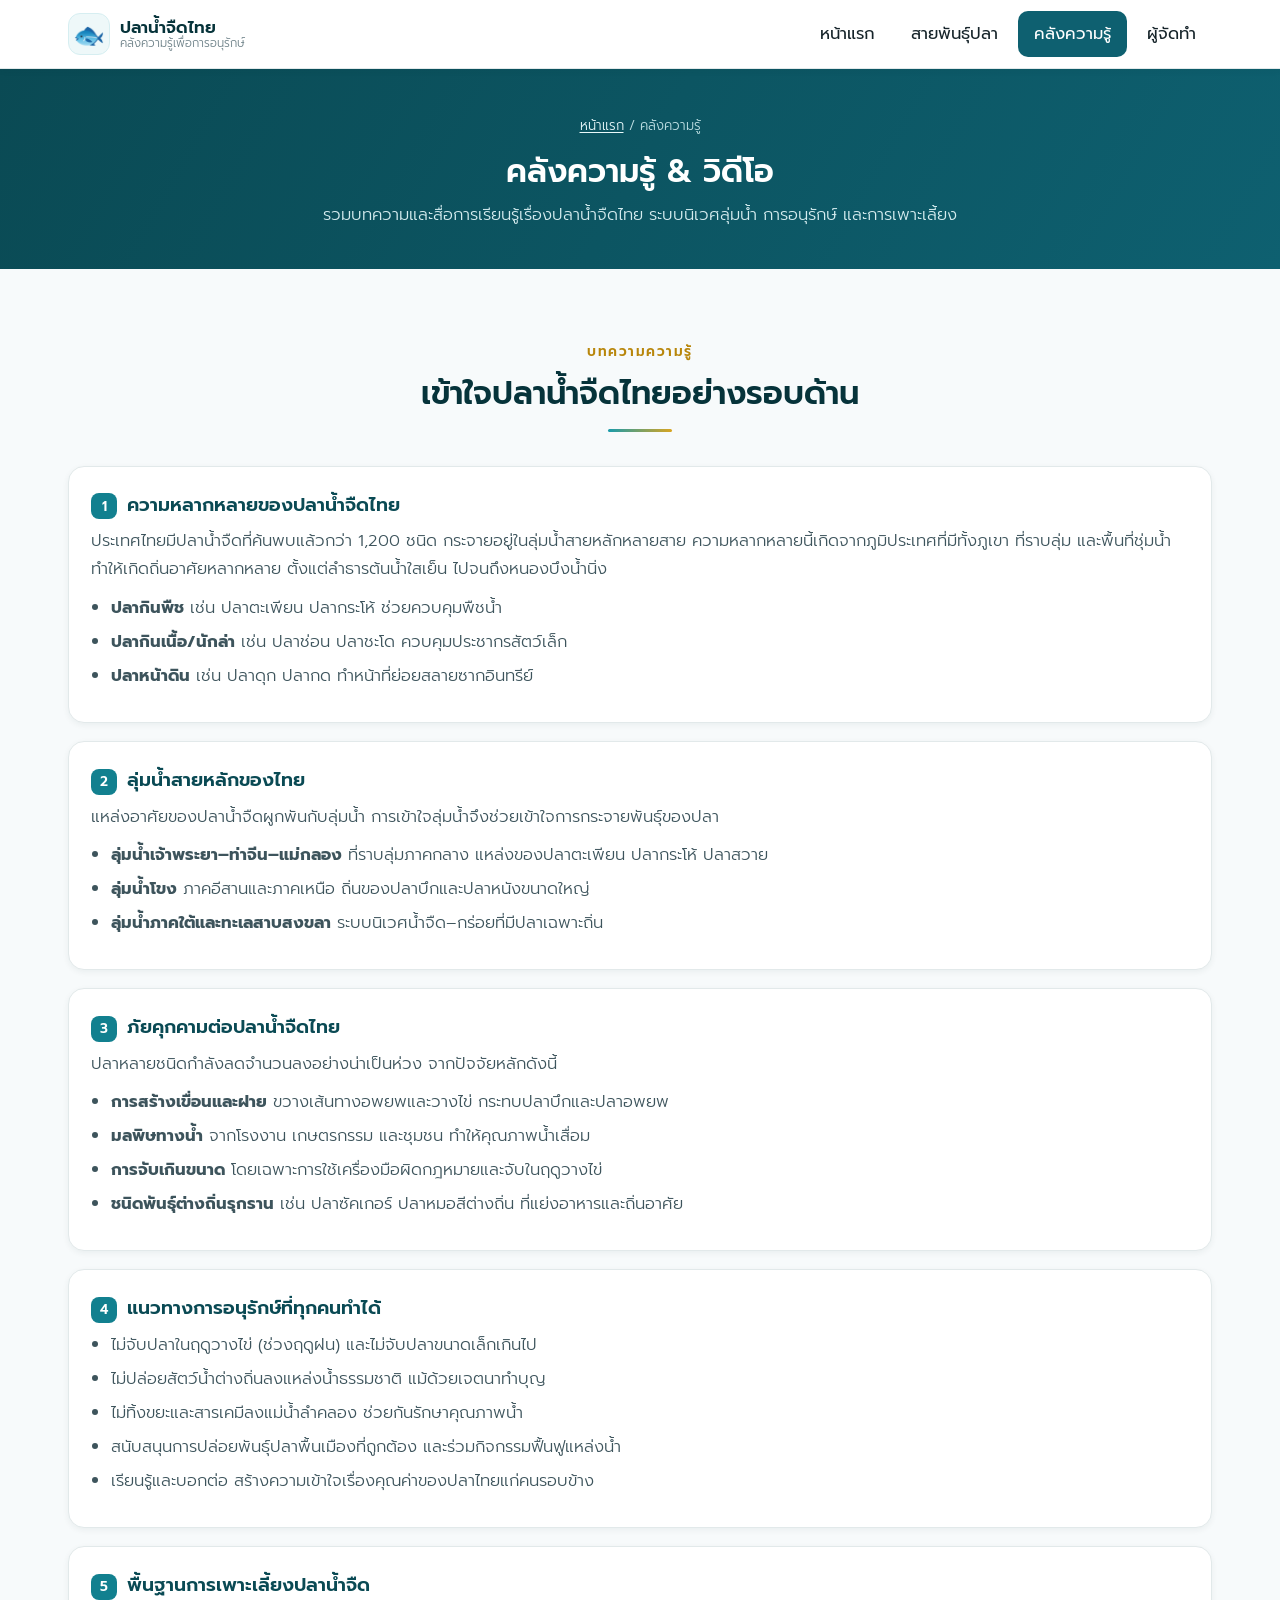
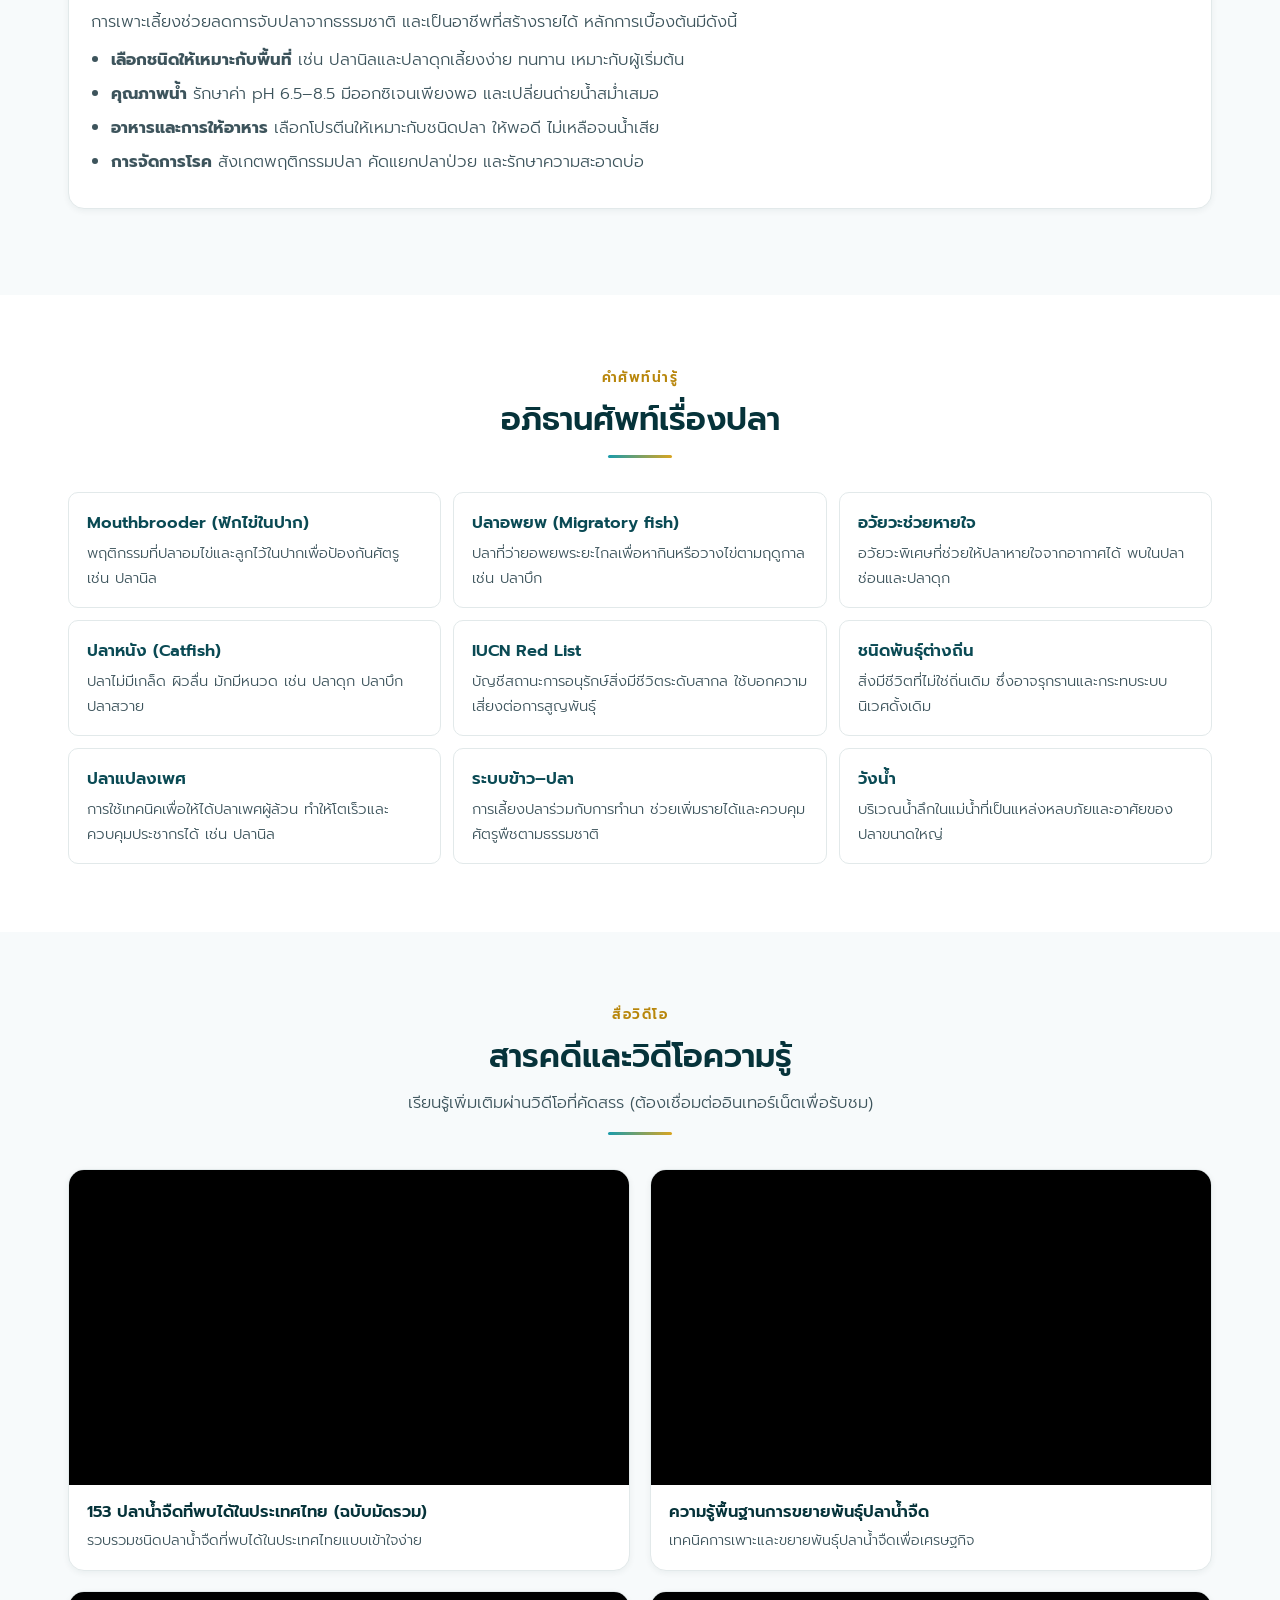
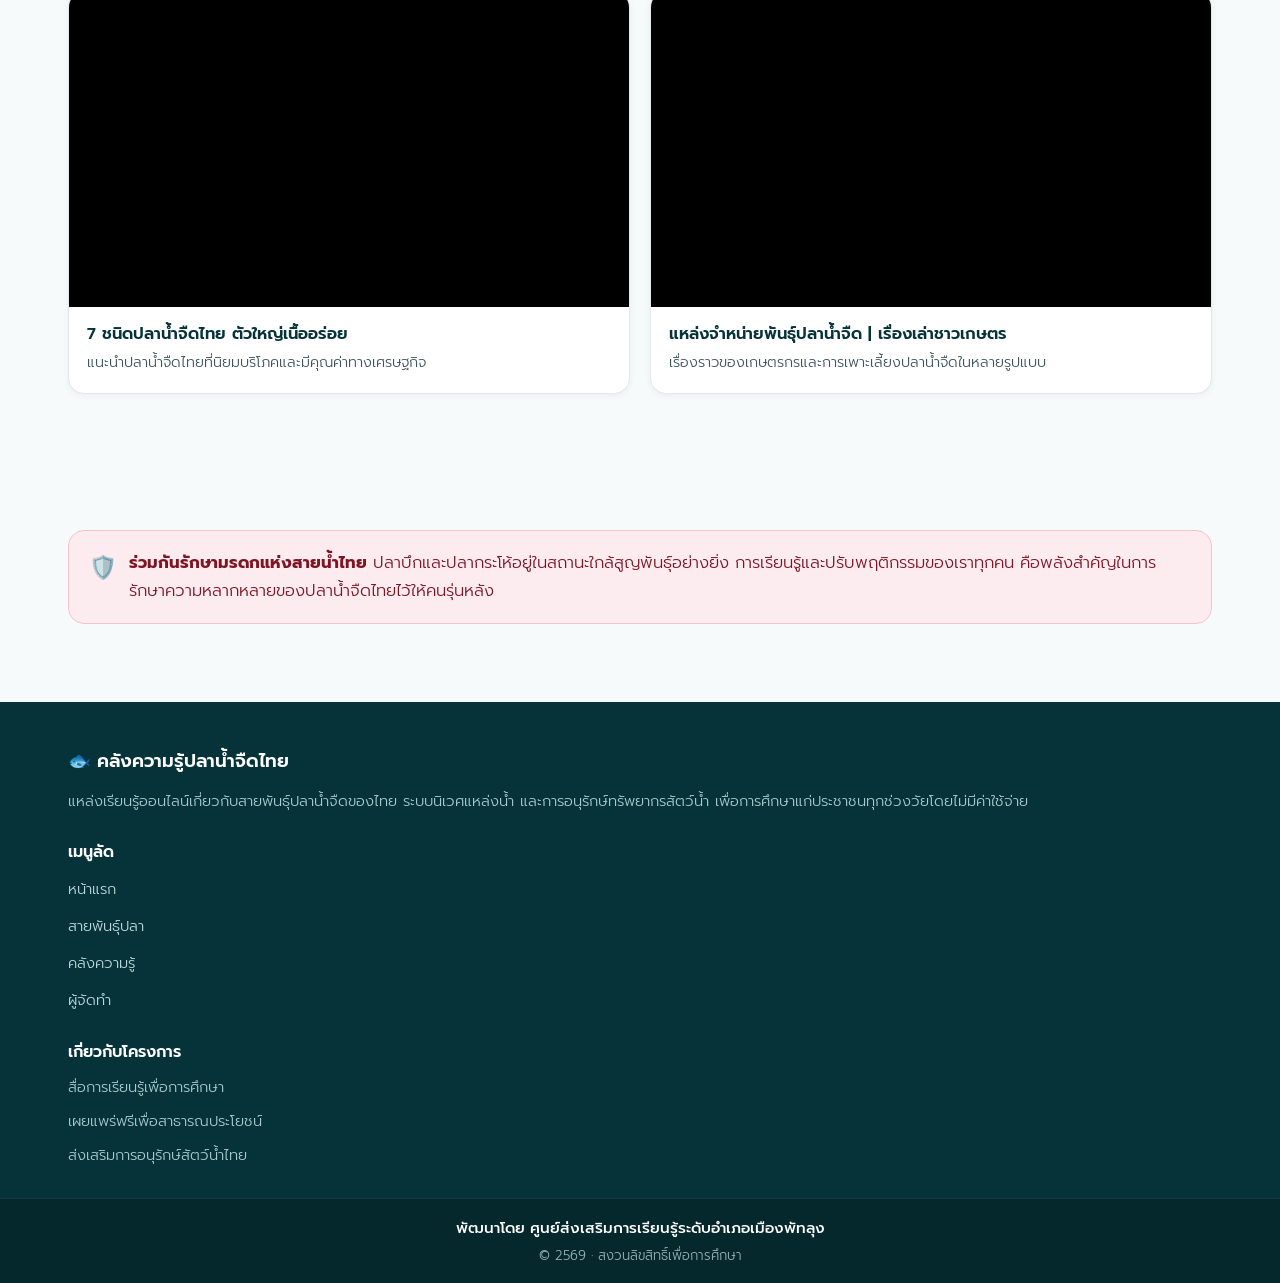
<file: news.html>
<!DOCTYPE html>
<html lang="th">
<head>
  <meta charset="UTF-8">
  <meta name="viewport" content="width=device-width, initial-scale=1.0">
  <title>คลังความรู้ &amp; วิดีโอ | คลังความรู้ปลาน้ำจืดไทย</title>
  <meta name="description" content="บทความความรู้เรื่องปลาน้ำจืดไทย ระบบนิเวศลุ่มน้ำ การอนุรักษ์ การเพาะเลี้ยง คำศัพท์น่ารู้ และวิดีโอสารคดี">
  <meta name="theme-color" content="#0a4a54">
  <link rel="preconnect" href="https://fonts.googleapis.com">
  <link rel="preconnect" href="https://fonts.gstatic.com" crossorigin>
  <link href="https://fonts.googleapis.com/css2?family=Prompt:wght@300;400;500;600;700&family=Noto+Sans+Thai:wght@300;400;500;600&display=swap" rel="stylesheet">
  <link rel="stylesheet" href="style.css">
</head>
<body>

  <div id="site-nav"></div>

  <header class="page-hero">
    <div class="container">
      <nav class="breadcrumb" aria-label="เส้นทาง"><a href="index.html">หน้าแรก</a> / คลังความรู้</nav>
      <h1>คลังความรู้ &amp; วิดีโอ</h1>
      <p>รวมบทความและสื่อการเรียนรู้เรื่องปลาน้ำจืดไทย ระบบนิเวศลุ่มน้ำ การอนุรักษ์ และการเพาะเลี้ยง</p>
    </div>
  </header>

  <!-- ===================== KNOWLEDGE ARTICLES ===================== -->
  <section class="section">
    <div class="container">
      <div class="section-head" data-reveal>
        <span class="kicker">บทความความรู้</span>
        <h2>เข้าใจปลาน้ำจืดไทยอย่างรอบด้าน</h2>
        <div class="divider-fish"></div>
      </div>

      <div data-reveal>
        <article class="article">
          <h3><span class="num">1</span> ความหลากหลายของปลาน้ำจืดไทย</h3>
          <p>ประเทศไทยมีปลาน้ำจืดที่ค้นพบแล้วกว่า 1,200 ชนิด กระจายอยู่ในลุ่มน้ำสายหลักหลายสาย
             ความหลากหลายนี้เกิดจากภูมิประเทศที่มีทั้งภูเขา ที่ราบลุ่ม และพื้นที่ชุ่มน้ำ
             ทำให้เกิดถิ่นอาศัยหลากหลาย ตั้งแต่ลำธารต้นน้ำใสเย็น ไปจนถึงหนองบึงน้ำนิ่ง</p>
          <ul>
            <li><strong>ปลากินพืช</strong> เช่น ปลาตะเพียน ปลากระโห้ ช่วยควบคุมพืชน้ำ</li>
            <li><strong>ปลากินเนื้อ/นักล่า</strong> เช่น ปลาช่อน ปลาชะโด ควบคุมประชากรสัตว์เล็ก</li>
            <li><strong>ปลาหน้าดิน</strong> เช่น ปลาดุก ปลากด ทำหน้าที่ย่อยสลายซากอินทรีย์</li>
          </ul>
        </article>

        <article class="article">
          <h3><span class="num">2</span> ลุ่มน้ำสายหลักของไทย</h3>
          <p>แหล่งอาศัยของปลาน้ำจืดผูกพันกับลุ่มน้ำ การเข้าใจลุ่มน้ำจึงช่วยเข้าใจการกระจายพันธุ์ของปลา</p>
          <ul>
            <li><strong>ลุ่มน้ำเจ้าพระยา–ท่าจีน–แม่กลอง</strong> ที่ราบลุ่มภาคกลาง แหล่งของปลาตะเพียน ปลากระโห้ ปลาสวาย</li>
            <li><strong>ลุ่มน้ำโขง</strong> ภาคอีสานและภาคเหนือ ถิ่นของปลาบึกและปลาหนังขนาดใหญ่</li>
            <li><strong>ลุ่มน้ำภาคใต้และทะเลสาบสงขลา</strong> ระบบนิเวศน้ำจืด–กร่อยที่มีปลาเฉพาะถิ่น</li>
          </ul>
        </article>

        <article class="article">
          <h3><span class="num">3</span> ภัยคุกคามต่อปลาน้ำจืดไทย</h3>
          <p>ปลาหลายชนิดกำลังลดจำนวนลงอย่างน่าเป็นห่วง จากปัจจัยหลักดังนี้</p>
          <ul>
            <li><strong>การสร้างเขื่อนและฝาย</strong> ขวางเส้นทางอพยพและวางไข่ กระทบปลาบึกและปลาอพยพ</li>
            <li><strong>มลพิษทางน้ำ</strong> จากโรงงาน เกษตรกรรม และชุมชน ทำให้คุณภาพน้ำเสื่อม</li>
            <li><strong>การจับเกินขนาด</strong> โดยเฉพาะการใช้เครื่องมือผิดกฎหมายและจับในฤดูวางไข่</li>
            <li><strong>ชนิดพันธุ์ต่างถิ่นรุกราน</strong> เช่น ปลาซัคเกอร์ ปลาหมอสีต่างถิ่น ที่แย่งอาหารและถิ่นอาศัย</li>
          </ul>
        </article>

        <article class="article">
          <h3><span class="num">4</span> แนวทางการอนุรักษ์ที่ทุกคนทำได้</h3>
          <ul>
            <li>ไม่จับปลาในฤดูวางไข่ (ช่วงฤดูฝน) และไม่จับปลาขนาดเล็กเกินไป</li>
            <li>ไม่ปล่อยสัตว์น้ำต่างถิ่นลงแหล่งน้ำธรรมชาติ แม้ด้วยเจตนาทำบุญ</li>
            <li>ไม่ทิ้งขยะและสารเคมีลงแม่น้ำลำคลอง ช่วยกันรักษาคุณภาพน้ำ</li>
            <li>สนับสนุนการปล่อยพันธุ์ปลาพื้นเมืองที่ถูกต้อง และร่วมกิจกรรมฟื้นฟูแหล่งน้ำ</li>
            <li>เรียนรู้และบอกต่อ สร้างความเข้าใจเรื่องคุณค่าของปลาไทยแก่คนรอบข้าง</li>
          </ul>
        </article>

        <article class="article">
          <h3><span class="num">5</span> พื้นฐานการเพาะเลี้ยงปลาน้ำจืด</h3>
          <p>การเพาะเลี้ยงช่วยลดการจับปลาจากธรรมชาติ และเป็นอาชีพที่สร้างรายได้ หลักการเบื้องต้นมีดังนี้</p>
          <ul>
            <li><strong>เลือกชนิดให้เหมาะกับพื้นที่</strong> เช่น ปลานิลและปลาดุกเลี้ยงง่าย ทนทาน เหมาะกับผู้เริ่มต้น</li>
            <li><strong>คุณภาพน้ำ</strong> รักษาค่า pH 6.5–8.5 มีออกซิเจนเพียงพอ และเปลี่ยนถ่ายน้ำสม่ำเสมอ</li>
            <li><strong>อาหารและการให้อาหาร</strong> เลือกโปรตีนให้เหมาะกับชนิดปลา ให้พอดี ไม่เหลือจนน้ำเสีย</li>
            <li><strong>การจัดการโรค</strong> สังเกตพฤติกรรมปลา คัดแยกปลาป่วย และรักษาความสะอาดบ่อ</li>
          </ul>
        </article>
      </div>
    </div>
  </section>

  <!-- ===================== GLOSSARY ===================== -->
  <section class="section section--alt">
    <div class="container">
      <div class="section-head" data-reveal>
        <span class="kicker">คำศัพท์น่ารู้</span>
        <h2>อภิธานศัพท์เรื่องปลา</h2>
        <div class="divider-fish"></div>
      </div>
      <div class="glossary" data-reveal>
        <dl class="term"><dt>Mouthbrooder (ฟักไข่ในปาก)</dt><dd>พฤติกรรมที่ปลาอมไข่และลูกไว้ในปากเพื่อป้องกันศัตรู เช่น ปลานิล</dd></dl>
        <dl class="term"><dt>ปลาอพยพ (Migratory fish)</dt><dd>ปลาที่ว่ายอพยพระยะไกลเพื่อหากินหรือวางไข่ตามฤดูกาล เช่น ปลาบึก</dd></dl>
        <dl class="term"><dt>อวัยวะช่วยหายใจ</dt><dd>อวัยวะพิเศษที่ช่วยให้ปลาหายใจจากอากาศได้ พบในปลาช่อนและปลาดุก</dd></dl>
        <dl class="term"><dt>ปลาหนัง (Catfish)</dt><dd>ปลาไม่มีเกล็ด ผิวลื่น มักมีหนวด เช่น ปลาดุก ปลาบึก ปลาสวาย</dd></dl>
        <dl class="term"><dt>IUCN Red List</dt><dd>บัญชีสถานะการอนุรักษ์สิ่งมีชีวิตระดับสากล ใช้บอกความเสี่ยงต่อการสูญพันธุ์</dd></dl>
        <dl class="term"><dt>ชนิดพันธุ์ต่างถิ่น</dt><dd>สิ่งมีชีวิตที่ไม่ใช่ถิ่นเดิม ซึ่งอาจรุกรานและกระทบระบบนิเวศดั้งเดิม</dd></dl>
        <dl class="term"><dt>ปลาแปลงเพศ</dt><dd>การใช้เทคนิคเพื่อให้ได้ปลาเพศผู้ล้วน ทำให้โตเร็วและควบคุมประชากรได้ เช่น ปลานิล</dd></dl>
        <dl class="term"><dt>ระบบข้าว–ปลา</dt><dd>การเลี้ยงปลาร่วมกับการทำนา ช่วยเพิ่มรายได้และควบคุมศัตรูพืชตามธรรมชาติ</dd></dl>
        <dl class="term"><dt>วังน้ำ</dt><dd>บริเวณน้ำลึกในแม่น้ำที่เป็นแหล่งหลบภัยและอาศัยของปลาขนาดใหญ่</dd></dl>
      </div>
    </div>
  </section>

  <!-- ===================== VIDEOS ===================== -->
  <section class="section">
    <div class="container">
      <div class="section-head" data-reveal>
        <span class="kicker">สื่อวิดีโอ</span>
        <h2>สารคดีและวิดีโอความรู้</h2>
        <p>เรียนรู้เพิ่มเติมผ่านวิดีโอที่คัดสรร (ต้องเชื่อมต่ออินเทอร์เน็ตเพื่อรับชม)</p>
        <div class="divider-fish"></div>
      </div>

      <div class="video-grid" data-reveal>
        <div class="video-card">
          <div class="video-wrapper">
            <iframe src="https://www.youtube.com/embed/QX5qpxcblP0" title="153 ปลาน้ำจืดที่พบได้ในประเทศไทย" loading="lazy" allowfullscreen></iframe>
          </div>
          <div class="video-info">
            <h3>153 ปลาน้ำจืดที่พบได้ในประเทศไทย (ฉบับมัดรวม)</h3>
            <p>รวบรวมชนิดปลาน้ำจืดที่พบได้ในประเทศไทยแบบเข้าใจง่าย</p>
          </div>
        </div>

        <div class="video-card">
          <div class="video-wrapper">
            <iframe src="https://www.youtube.com/embed/7qdjILqqQg8" title="ความรู้พื้นฐานการขยายพันธุ์ปลาน้ำจืด" loading="lazy" allowfullscreen></iframe>
          </div>
          <div class="video-info">
            <h3>ความรู้พื้นฐานการขยายพันธุ์ปลาน้ำจืด</h3>
            <p>เทคนิคการเพาะและขยายพันธุ์ปลาน้ำจืดเพื่อเศรษฐกิจ</p>
          </div>
        </div>

        <div class="video-card">
          <div class="video-wrapper">
            <iframe src="https://www.youtube.com/embed/3ctsqtYh8D4" title="7 ชนิดปลาน้ำจืดไทย" loading="lazy" allowfullscreen></iframe>
          </div>
          <div class="video-info">
            <h3>7 ชนิดปลาน้ำจืดไทย ตัวใหญ่เนื้ออร่อย</h3>
            <p>แนะนำปลาน้ำจืดไทยที่นิยมบริโภคและมีคุณค่าทางเศรษฐกิจ</p>
          </div>
        </div>

        <div class="video-card">
          <div class="video-wrapper">
            <iframe src="https://www.youtube.com/embed/Yn2VGPkOOjQ" title="แหล่งจำหน่ายพันธุ์ปลาน้ำจืด" loading="lazy" allowfullscreen></iframe>
          </div>
          <div class="video-info">
            <h3>แหล่งจำหน่ายพันธุ์ปลาน้ำจืด | เรื่องเล่าชาวเกษตร</h3>
            <p>เรื่องราวของเกษตรกรและการเพาะเลี้ยงปลาน้ำจืดในหลายรูปแบบ</p>
          </div>
        </div>
      </div>
    </div>
  </section>

  <section class="section section--tight">
    <div class="container">
      <div class="notice" data-reveal>
        <span class="ic" aria-hidden="true">🛡️</span>
        <div>
          <strong>ร่วมกันรักษามรดกแห่งสายน้ำไทย</strong>
          ปลาบึกและปลากระโห้อยู่ในสถานะใกล้สูญพันธุ์อย่างยิ่ง การเรียนรู้และปรับพฤติกรรมของเราทุกคน
          คือพลังสำคัญในการรักษาความหลากหลายของปลาน้ำจืดไทยไว้ให้คนรุ่นหลัง
        </div>
      </div>
    </div>
  </section>

  <div id="site-footer"></div>

  <script src="js/data.js"></script>
  <script src="js/main.js"></script>
</body>
</html>
</file>
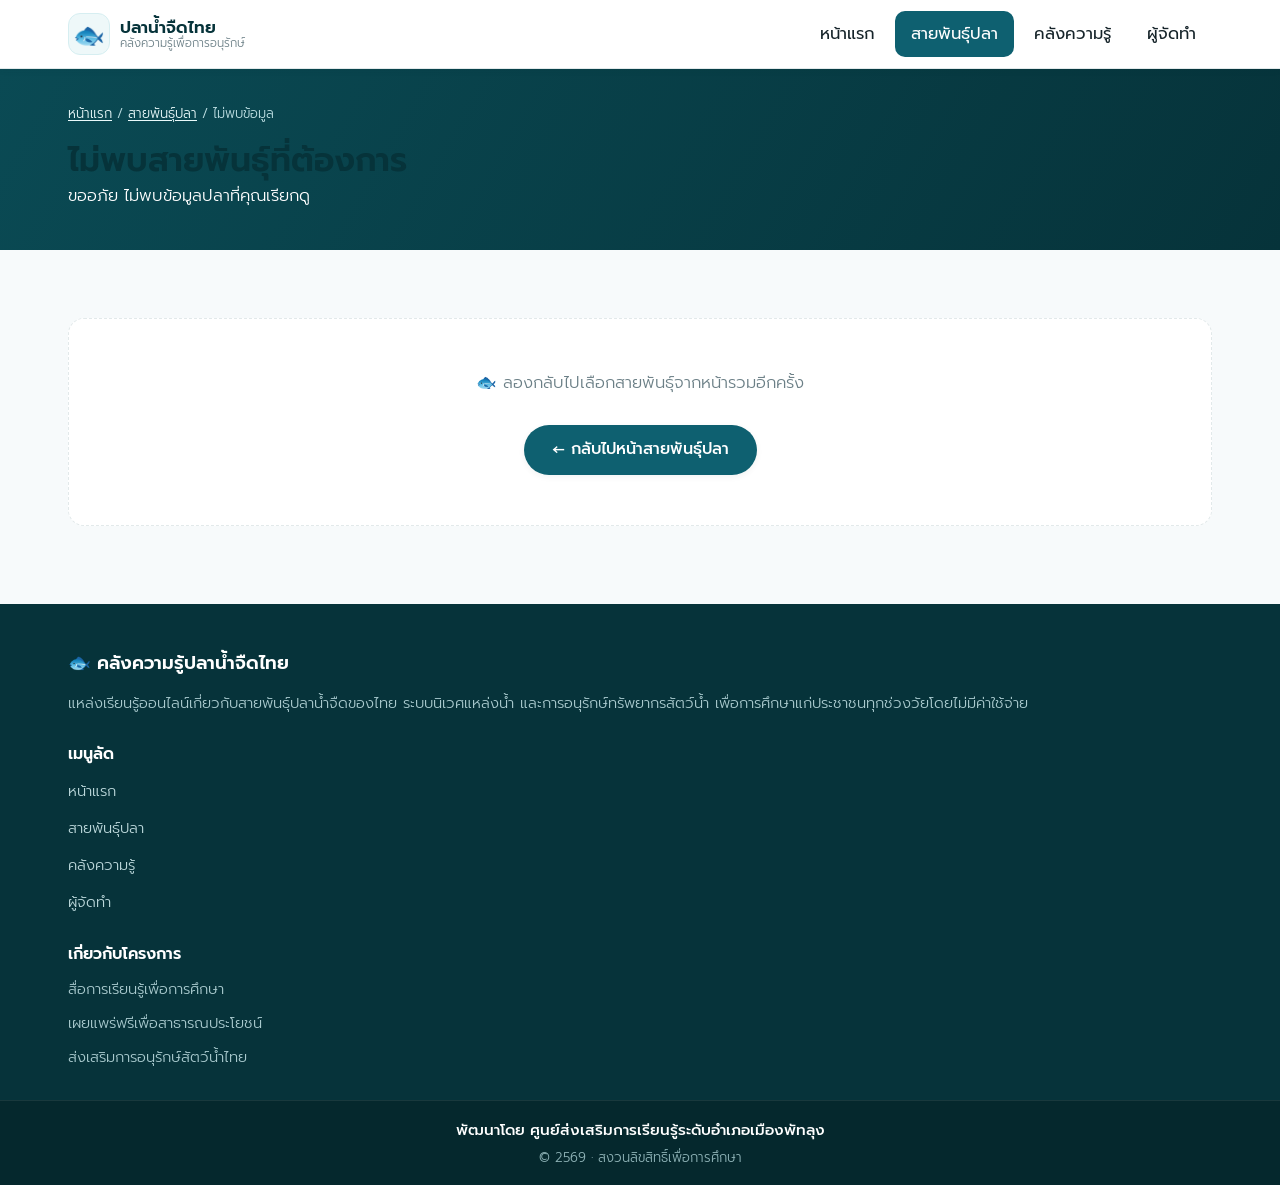
<file: species-detail.html>
<!DOCTYPE html>
<html lang="th">
<head>
  <meta charset="UTF-8">
  <meta name="viewport" content="width=device-width, initial-scale=1.0">
  <title>รายละเอียดสายพันธุ์ | คลังความรู้ปลาน้ำจืดไทย</title>
  <meta name="description" content="ข้อมูลเชิงลึกรายสายพันธุ์ปลาน้ำจืดไทย ลักษณะ ถิ่นอาศัย อาหาร การสืบพันธุ์ คุณค่าทางเศรษฐกิจ และสถานะการอนุรักษ์">
  <meta name="theme-color" content="#0a4a54">
  <link rel="preconnect" href="https://fonts.googleapis.com">
  <link rel="preconnect" href="https://fonts.gstatic.com" crossorigin>
  <link href="https://fonts.googleapis.com/css2?family=Prompt:wght@300;400;500;600;700&family=Noto+Sans+Thai:wght@300;400;500;600&display=swap" rel="stylesheet">
  <link rel="stylesheet" href="style.css">
</head>
<body>

  <div id="site-nav"></div>

  <!-- ส่วนหัวรายละเอียด (เติมด้วย JS) -->
  <header class="detail-hero" id="detailHero"></header>

  <!-- เนื้อหา (เติมด้วย JS) -->
  <main class="section" id="detailMain"></main>

  <div id="site-footer"></div>

  <script src="js/data.js"></script>
  <script src="js/main.js"></script>
  <script src="js/detail.js"></script>
</body>
</html>
</file>
<file: style.css>
/* =======================================================================
   คลังความรู้ปลาน้ำจืดไทย — ระบบดีไซน์ (Design System)
   ศูนย์ส่งเสริมการเรียนรู้ระดับอำเภอเมืองพัทลุง
   แนวทาง: Mobile-first, เข้าถึงง่าย (accessible), โทนมืออาชีพ
   -----------------------------------------------------------------------
   สารบัญ
   1.  ตัวแปรสี/โทเคน (Design Tokens)
   2.  รีเซ็ต & พื้นฐาน (Base)
   3.  โครงสร้าง & ยูทิลิตี้ (Layout / Utilities)
   4.  แถบเมนู (Navbar)
   5.  ปุ่ม (Buttons)
   6.  ภาพปก (Hero)
   7.  ส่วนหัวข้อ (Section headers)
   8.  สถิติ (Stats)
   9.  หมวดหมู่ / จุดเด่น (Category & Feature cards)
   10. การ์ดปลา (Species cards)
   11. เครื่องมือค้นหา/กรอง (Toolbar)
   12. หน้ารายละเอียดปลา (Species detail)
   13. หน้าคลังความรู้ (Knowledge / video / articles)
   14. หน้าผู้จัดทำ (About / team / modal)
   15. ส่วนท้าย (Footer)
   16. องค์ประกอบเสริม (Back-to-top / reveal)
   17. Responsive (Tablet / Desktop)
   ======================================================================= */

/* ============================== 1. TOKENS ============================== */
:root {
  /* สีหลัก — โทนน้ำลึก/เขียวมรกต สื่อถึงแหล่งน้ำและความน่าเชื่อถือ */
  --teal-900: #06333a;
  --teal-800: #0a4a54;
  --teal-700: #0e6070;
  --teal-600: #12808f;
  --teal-500: #1a9bab;
  --teal-100: #d6eef1;
  --teal-050: #eef8f9;

  /* สีรอง — ทองอบอุ่น สื่อถึงมาตรฐาน "ระดับสูง/พรีเมียม" */
  --gold-600: #b8860b;
  --gold-500: #d9a521;
  --gold-400: #eec25a;
  --gold-100: #faf0d4;

  /* สีสถานะ */
  --green: #1f9d55;
  --amber: #d98324;
  --orange: #e8710a;
  --red: #c0392b;
  --crimson: #a51c30;

  /* กลาง (Neutrals) */
  --ink: #16242a;
  --ink-soft: #3d545c;
  --muted: #6b7f86;
  --line: #e2e9ea;
  --surface: #ffffff;
  --surface-2: #f4f8f8;
  --bg: #f7fafb;

  /* ตัวอักษร */
  --font: "Prompt", "Noto Sans Thai", "Sarabun", "Segoe UI", system-ui, -apple-system, sans-serif;

  /* เงา */
  --shadow-sm: 0 2px 6px rgba(6, 51, 58, 0.06);
  --shadow-md: 0 8px 24px rgba(6, 51, 58, 0.10);
  --shadow-lg: 0 18px 44px rgba(6, 51, 58, 0.16);

  /* ระยะ/มุมโค้ง */
  --radius-sm: 10px;
  --radius: 16px;
  --radius-lg: 24px;
  --container: 1180px;

  --header-h: 68px;
}

/* ============================== 2. BASE =============================== */
* { margin: 0; padding: 0; box-sizing: border-box; }

html { scroll-behavior: smooth; -webkit-text-size-adjust: 100%; }

body {
  font-family: var(--font);
  color: var(--ink);
  background: var(--bg);
  line-height: 1.7;
  font-size: 16px;
  font-weight: 300;
  overflow-x: hidden;
  -webkit-font-smoothing: antialiased;
}

img { max-width: 100%; display: block; }
a { color: var(--teal-700); text-decoration: none; }
a:hover { color: var(--teal-500); }

h1, h2, h3, h4 { font-weight: 600; line-height: 1.3; color: var(--teal-900); }

/* โฟกัสเพื่อการเข้าถึง (คีย์บอร์ด) */
:focus-visible {
  outline: 3px solid var(--gold-400);
  outline-offset: 2px;
  border-radius: 4px;
}

/* ============================== 3. LAYOUT ============================= */
.container {
  width: 100%;
  max-width: var(--container);
  margin: 0 auto;
  padding: 0 18px;
}

.section { padding: 52px 0; }
.section--tight { padding: 36px 0; }
.section--alt { background: var(--surface); }
.section--deep {
  background: linear-gradient(160deg, var(--teal-800), var(--teal-900));
  color: #eaf6f7;
}
.section--deep h2, .section--deep h3 { color: #ffffff; }

.text-center { text-align: center; }
.lead { font-size: 1.05rem; color: var(--ink-soft); }

/* ============================== 4. NAVBAR ============================ */
.navbar {
  background: rgba(255, 255, 255, 0.96);
  backdrop-filter: blur(8px);
  box-shadow: var(--shadow-sm);
  border-bottom: 1px solid var(--line);
  position: sticky;
  top: 0;
  z-index: 1000;
}
.navbar-inner {
  display: flex;
  align-items: center;
  justify-content: space-between;
  min-height: var(--header-h);
}
.brand { display: flex; align-items: center; gap: 10px; color: var(--teal-900); }
.brand-mark {
  font-size: 1.6rem;
  background: var(--teal-050);
  width: 42px; height: 42px;
  display: grid; place-items: center;
  border-radius: 12px;
  border: 1px solid var(--teal-100);
}
.brand-text { display: flex; flex-direction: column; line-height: 1.15; }
.brand-title { font-weight: 600; font-size: 1.05rem; }
.brand-sub { font-size: 0.72rem; color: var(--muted); font-weight: 300; }

.nav-toggle {
  display: inline-flex;
  flex-direction: column;
  justify-content: center;
  gap: 5px;
  width: 44px; height: 44px;
  background: transparent;
  border: 1px solid var(--line);
  border-radius: 10px;
  cursor: pointer;
}
.nav-toggle span {
  display: block;
  width: 22px; height: 2px;
  margin: 0 auto;
  background: var(--teal-800);
  border-radius: 2px;
  transition: transform .25s, opacity .25s;
}
.nav-toggle.is-active span:nth-child(1) { transform: translateY(7px) rotate(45deg); }
.nav-toggle.is-active span:nth-child(2) { opacity: 0; }
.nav-toggle.is-active span:nth-child(3) { transform: translateY(-7px) rotate(-45deg); }

.nav-links {
  list-style: none;
  display: none;
  flex-direction: column;
  gap: 4px;
  position: absolute;
  top: var(--header-h); left: 0; right: 0;
  background: var(--surface);
  border-bottom: 1px solid var(--line);
  box-shadow: var(--shadow-md);
  padding: 12px 18px 18px;
}
.nav-links.open { display: flex; }
.nav-link {
  display: block;
  color: var(--ink);
  font-weight: 400;
  padding: 12px 14px;
  border-radius: 10px;
  transition: background .2s, color .2s;
}
.nav-link:hover { background: var(--teal-050); color: var(--teal-700); }
.nav-link.active { background: var(--teal-700); color: #fff; }

/* ============================== 5. BUTTONS =========================== */
.btn {
  display: inline-flex;
  align-items: center;
  gap: 8px;
  font-family: var(--font);
  font-weight: 500;
  font-size: 1rem;
  padding: 13px 26px;
  border-radius: 999px;
  border: 2px solid transparent;
  cursor: pointer;
  transition: transform .15s, box-shadow .2s, background .2s, color .2s;
  text-align: center;
  line-height: 1.2;
}
.btn:active { transform: translateY(1px); }
.btn-primary { background: var(--teal-700); color: #fff; box-shadow: var(--shadow-sm); }
.btn-primary:hover { background: var(--teal-800); color: #fff; box-shadow: var(--shadow-md); }
.btn-gold { background: var(--gold-500); color: #4a3608; }
.btn-gold:hover { background: var(--gold-400); color: #4a3608; }
.btn-outline { background: transparent; color: var(--teal-700); border-color: var(--teal-600); }
.btn-outline:hover { background: var(--teal-700); color: #fff; }
.btn-ghost-light { background: rgba(255,255,255,.14); color: #fff; border-color: rgba(255,255,255,.5); }
.btn-ghost-light:hover { background: #fff; color: var(--teal-800); }
.btn-sm { padding: 9px 18px; font-size: .9rem; }

/* ============================== 6. HERO ============================= */
.hero {
  position: relative;
  min-height: 460px;
  display: flex;
  align-items: center;
  color: #fff;
  background:
    linear-gradient(120deg, rgba(6,51,58,.86), rgba(10,74,84,.72)),
    url("images/แบนเนอร์โครงการ.jpg") center/cover no-repeat;
}
.hero::after {
  content: "";
  position: absolute; left: 0; right: 0; bottom: -1px; height: 90px;
  background: linear-gradient(to top, var(--bg), transparent);
  pointer-events: none;
}
.hero-content { padding-top: 64px; padding-bottom: 64px; max-width: 720px; }
.hero-eyebrow {
  display: inline-flex; align-items: center; gap: 8px;
  background: rgba(255,255,255,.16);
  border: 1px solid rgba(255,255,255,.35);
  padding: 6px 14px; border-radius: 999px;
  font-size: .82rem; letter-spacing: .3px; margin-bottom: 18px;
}
.hero h1 {
  color: #fff;
  font-size: 2.05rem;
  font-weight: 600;
  line-height: 1.25;
  text-shadow: 0 2px 16px rgba(0,0,0,.35);
  margin-bottom: 16px;
}
.hero p { font-size: 1.05rem; color: #e8f4f5; margin-bottom: 28px; font-weight: 300; }
/* ปุ่ม Hero: อยู่บรรทัดเดียวกันเสมอ และย่อขนาดอัตโนมัติถ้าที่ไม่พอ */
.hero-actions { display: flex; flex-wrap: nowrap; gap: 10px; }
.hero-actions .btn {
  flex: 1 1 0;
  min-width: 0;
  justify-content: center;
  padding: 12px 12px;
  font-size: clamp(0.72rem, 3.3vw, 1rem);
  white-space: nowrap;
}

/* Hero ย่อย (หน้ารอง) */
.page-hero {
  background: linear-gradient(120deg, var(--teal-800), var(--teal-700));
  color: #fff;
  padding: 46px 0 40px;
  text-align: center;
  position: relative;
}
.page-hero h1 { color: #fff; font-size: 1.7rem; margin-bottom: 8px; }
.page-hero p { color: #d5ecef; font-weight: 300; max-width: 640px; margin: 0 auto; }
.breadcrumb {
  font-size: .82rem; color: #bfe0e4; margin-bottom: 14px;
}
.breadcrumb a { color: #eafafb; text-decoration: underline; text-underline-offset: 2px; }

/* ============================== 7. SECTION HEAD ==================== */
.section-head { max-width: 720px; margin: 0 auto 34px; text-align: center; }
.section-head .kicker {
  color: var(--gold-600); font-weight: 600; font-size: .85rem;
  letter-spacing: 1.5px; text-transform: uppercase;
}
.section-head h2 { font-size: 1.7rem; margin: 8px 0 12px; }
.section-head p { color: var(--ink-soft); }
.divider-fish {
  width: 64px; height: 3px; margin: 14px auto 0;
  background: linear-gradient(90deg, var(--teal-500), var(--gold-500));
  border-radius: 3px;
}

/* ============================== 8. STATS =========================== */
.stats-grid {
  display: grid;
  grid-template-columns: repeat(2, 1fr);
  gap: 14px;
}
.stat {
  background: var(--surface);
  border: 1px solid var(--line);
  border-radius: var(--radius);
  padding: 22px 16px;
  text-align: center;
  box-shadow: var(--shadow-sm);
}
.stat-num { font-size: 1.9rem; font-weight: 700; color: var(--teal-700); line-height: 1; }
.stat-num .unit { font-size: .95rem; font-weight: 500; color: var(--muted); }
.stat-label { font-size: .85rem; color: var(--ink-soft); margin-top: 6px; }

/* ============================== 9. CATEGORIES / FEATURES ========== */
.card-grid {
  display: grid;
  grid-template-columns: 1fr;
  gap: 18px;
}
.feature {
  background: var(--surface);
  border: 1px solid var(--line);
  border-radius: var(--radius);
  padding: 26px 22px;
  box-shadow: var(--shadow-sm);
  transition: transform .25s, box-shadow .25s, border-color .25s;
}
.feature:hover { transform: translateY(-4px); box-shadow: var(--shadow-md); border-color: var(--teal-100); }
.feature-icon {
  font-size: 1.7rem;
  width: 56px; height: 56px;
  display: grid; place-items: center;
  border-radius: 14px;
  background: var(--teal-050);
  border: 1px solid var(--teal-100);
  margin-bottom: 16px;
}
.feature h3 { font-size: 1.12rem; margin-bottom: 8px; color: var(--teal-800); }
.feature p { color: var(--ink-soft); font-size: .95rem; }

/* การ์ดหมวดหมู่ (คลิกได้) */
.cat-link { display: block; color: inherit; }
.cat-link .feature-icon { background: var(--gold-100); border-color: #f0e0b0; }
.cat-link:hover h3 { color: var(--teal-600); }

/* ============================== 10. SPECIES CARDS ================= */
.species-grid {
  display: grid;
  grid-template-columns: 1fr;
  gap: 20px;
}
.species-card {
  background: var(--surface);
  border: 1px solid var(--line);
  border-radius: var(--radius);
  overflow: hidden;
  box-shadow: var(--shadow-sm);
  display: flex;
  flex-direction: column;
  transition: transform .25s, box-shadow .25s;
}
.species-card:hover { transform: translateY(-5px); box-shadow: var(--shadow-lg); }
.species-media { position: relative; aspect-ratio: 16 / 10; overflow: hidden; background: var(--teal-050); }
.species-media img { width: 100%; height: 100%; object-fit: cover; transition: transform .5s; }
.species-card:hover .species-media img { transform: scale(1.06); }
.species-status {
  position: absolute; top: 12px; left: 12px;
  font-size: .72rem; font-weight: 500;
  padding: 4px 10px; border-radius: 999px;
  color: #fff; backdrop-filter: blur(2px);
}
.st-safe { background: rgba(31,157,85,.92); }
.st-near { background: rgba(217,131,36,.92); }
.st-vuln { background: rgba(232,113,10,.92); }
.st-endangered { background: rgba(192,57,43,.94); }
.st-critical { background: rgba(165,28,48,.95); }

.species-body { padding: 18px 18px 20px; display: flex; flex-direction: column; flex: 1; }
.species-body h3 { font-size: 1.22rem; margin-bottom: 2px; }
.species-sci { font-style: italic; color: var(--muted); font-size: .85rem; margin-bottom: 10px; }
.species-tagline { color: var(--ink-soft); font-size: .92rem; margin-bottom: 14px; flex: 1; }

.chips { display: flex; flex-wrap: wrap; gap: 6px; margin-bottom: 16px; }
.chip {
  font-size: .72rem; font-weight: 500;
  padding: 4px 10px; border-radius: 999px;
  background: var(--teal-050); color: var(--teal-700);
  border: 1px solid var(--teal-100);
}
.chip.cat-economic { background: #e6f6ec; color: #1f7a44; border-color: #c7ecd5; }
.chip.cat-rare { background: #fdeaec; color: #a51c30; border-color: #f6ccd2; }
.chip.cat-beautiful { background: #fbf1d8; color: #a9791a; border-color: #f2e0ac; }
.chip.cat-native { background: #eaf3ee; color: #2c6d4d; border-color: #cfe6d9; }

.species-cta { display: flex; align-items: center; justify-content: space-between; }
.species-link { font-weight: 500; color: var(--teal-700); display: inline-flex; align-items: center; gap: 6px; }
.species-link:hover { gap: 10px; }

.empty-state {
  text-align: center; padding: 50px 20px; color: var(--muted);
  border: 1px dashed var(--line); border-radius: var(--radius); background: var(--surface);
}

/* ============================== 11. TOOLBAR ====================== */
.toolbar { display: flex; flex-direction: column; gap: 14px; margin-bottom: 26px; }
.search-box { position: relative; }
.search-box input {
  width: 100%;
  padding: 13px 16px 13px 44px;
  border: 1px solid var(--line);
  border-radius: 999px;
  font-family: var(--font);
  font-size: 1rem;
  background: var(--surface);
  color: var(--ink);
}
.search-box input:focus { outline: none; border-color: var(--teal-500); box-shadow: 0 0 0 4px var(--teal-050); }
.search-box::before {
  content: "🔍"; position: absolute; left: 16px; top: 50%; transform: translateY(-50%);
  font-size: .95rem; opacity: .6;
}
.filters { display: flex; flex-wrap: wrap; gap: 8px; }
.filter-btn {
  background: var(--surface);
  border: 1px solid var(--line);
  border-radius: 999px;
  padding: 9px 16px;
  font-family: var(--font);
  font-size: .9rem;
  color: var(--ink-soft);
  cursor: pointer;
  transition: all .2s;
}
.filter-btn:hover { border-color: var(--teal-500); color: var(--teal-700); }
.filter-btn.active { background: var(--teal-700); color: #fff; border-color: var(--teal-700); }
.result-count { font-size: .85rem; color: var(--muted); }

/* ============================== 12. SPECIES DETAIL ============== */
.detail-hero {
  background: linear-gradient(120deg, var(--teal-800), var(--teal-900));
  color: #fff;
  padding: 34px 0 40px;
}
.detail-hero .breadcrumb { color: #bfe0e4; }
.detail-top { display: grid; grid-template-columns: 1fr; gap: 22px; align-items: center; }
.detail-figure {
  border-radius: var(--radius-lg);
  overflow: hidden;
  box-shadow: var(--shadow-lg);
  border: 4px solid rgba(255,255,255,.14);
  background: var(--teal-700);
}
.detail-figure img { width: 100%; aspect-ratio: 16/10; object-fit: cover; }
.detail-intro h1 { color: #fff; font-size: 1.7rem; margin-bottom: 4px; }
.detail-intro .sci { font-style: italic; color: #cdeaee; margin-bottom: 12px; }
.detail-intro .tagline { color: #e7f5f6; font-weight: 300; margin-bottom: 16px; }
.detail-meta { display: flex; flex-wrap: wrap; gap: 8px; }
.detail-meta .chip { background: rgba(255,255,255,.14); color: #fff; border-color: rgba(255,255,255,.3); }

.detail-body { display: grid; grid-template-columns: 1fr; gap: 26px; }

.quick-facts {
  background: var(--surface);
  border: 1px solid var(--line);
  border-radius: var(--radius);
  box-shadow: var(--shadow-sm);
  overflow: hidden;
}
.quick-facts h3 {
  background: var(--teal-050);
  padding: 14px 18px;
  font-size: 1rem;
  border-bottom: 1px solid var(--teal-100);
  color: var(--teal-800);
}
.quick-facts dl { padding: 6px 18px 14px; }
.quick-facts .row {
  display: flex; justify-content: space-between; gap: 14px;
  padding: 11px 0; border-bottom: 1px dashed var(--line);
}
.quick-facts .row:last-child { border-bottom: none; }
.quick-facts dt { color: var(--muted); font-size: .88rem; flex-shrink: 0; }
.quick-facts dd { text-align: right; font-weight: 400; color: var(--ink); font-size: .9rem; }

.status-banner {
  border-radius: var(--radius);
  padding: 16px 18px;
  display: flex; gap: 12px; align-items: flex-start;
  border: 1px solid;
  margin-bottom: 4px;
}
.status-banner .ic { font-size: 1.4rem; line-height: 1; }
.status-banner strong { display: block; margin-bottom: 2px; }
.status-banner.level-safe { background: #e9f8ef; border-color: #bfe6cd; color: #185c37; }
.status-banner.level-critical, .status-banner.level-endangered {
  background: #fdecef; border-color: #f3c4cd; color: #7e1524;
}
.status-banner.level-vuln, .status-banner.level-near {
  background: #fdf1e3; border-color: #f2d3ac; color: #8a4d12;
}

.content-block { margin-bottom: 22px; }
.content-block h2 {
  font-size: 1.22rem;
  padding-left: 14px;
  border-left: 4px solid var(--teal-500);
  margin-bottom: 10px;
}
.content-block p { color: var(--ink-soft); }

.facts-box {
  background: var(--gold-100);
  border: 1px solid #f0e0b0;
  border-radius: var(--radius);
  padding: 20px 22px;
}
.facts-box h3 { color: var(--gold-600); margin-bottom: 12px; display: flex; align-items: center; gap: 8px; }
.facts-box ul { list-style: none; display: grid; gap: 10px; }
.facts-box li { position: relative; padding-left: 26px; color: #6a5312; font-size: .95rem; }
.facts-box li::before { content: "🐟"; position: absolute; left: 0; top: 0; }

.detail-nav {
  display: flex; justify-content: space-between; gap: 12px; flex-wrap: wrap;
  margin-top: 30px; padding-top: 22px; border-top: 1px solid var(--line);
}

/* ============================== 13. KNOWLEDGE ================== */
.article {
  background: var(--surface);
  border: 1px solid var(--line);
  border-radius: var(--radius);
  padding: 26px 22px;
  box-shadow: var(--shadow-sm);
  margin-bottom: 18px;
}
.article h3 { font-size: 1.18rem; margin-bottom: 8px; color: var(--teal-800); display: flex; gap: 10px; align-items: baseline; }
.article h3 .num {
  flex-shrink: 0; font-size: .85rem; color: #fff; background: var(--teal-600);
  width: 26px; height: 26px; border-radius: 8px; display: inline-grid; place-items: center;
}
.article p { color: var(--ink-soft); margin-bottom: 10px; }
.article ul { padding-left: 20px; color: var(--ink-soft); }
.article li { margin-bottom: 6px; }

.video-grid { display: grid; grid-template-columns: 1fr; gap: 20px; }
.video-card {
  background: var(--surface);
  border: 1px solid var(--line);
  border-radius: var(--radius);
  overflow: hidden;
  box-shadow: var(--shadow-sm);
  transition: transform .25s, box-shadow .25s;
}
.video-card:hover { transform: translateY(-4px); box-shadow: var(--shadow-md); }
.video-wrapper { position: relative; padding-bottom: 56.25%; height: 0; background: #000; }
.video-wrapper iframe { position: absolute; inset: 0; width: 100%; height: 100%; border: 0; }
.video-info { padding: 16px 18px 18px; }
.video-info h3 { font-size: 1.02rem; margin-bottom: 6px; }
.video-info p { color: var(--ink-soft); font-size: .9rem; }

.glossary { display: grid; grid-template-columns: 1fr; gap: 12px; }
.term {
  background: var(--surface); border: 1px solid var(--line);
  border-radius: var(--radius-sm); padding: 16px 18px;
}
.term dt { font-weight: 600; color: var(--teal-800); margin-bottom: 4px; }
.term dd { color: var(--ink-soft); font-size: .92rem; }

/* ============================== 14. ABOUT / TEAM =============== */
.team-grid { display: grid; grid-template-columns: repeat(2, 1fr); gap: 16px; }
.team-card {
  background: var(--surface);
  border: 1px solid var(--line);
  border-radius: var(--radius);
  padding: 24px 16px;
  text-align: center;
  box-shadow: var(--shadow-sm);
  cursor: pointer;
  transition: transform .25s, box-shadow .25s, border-color .25s;
}
.team-card:hover { transform: translateY(-6px); box-shadow: var(--shadow-md); border-color: var(--teal-100); }
.team-avatar {
  width: 104px; height: 104px; margin: 0 auto 14px;
  border-radius: 50%; object-fit: cover;
  border: 4px solid var(--teal-100);
  box-shadow: var(--shadow-sm);
}
.team-card h3 { font-size: 1.02rem; margin-bottom: 4px; }
.team-role {
  display: inline-block; font-size: .78rem; font-weight: 500;
  color: var(--teal-700); background: var(--teal-050);
  border: 1px solid var(--teal-100);
  padding: 3px 12px; border-radius: 999px; margin-bottom: 8px;
}
.team-duty { font-size: .85rem; color: var(--muted); }

.info-panel {
  background: var(--surface);
  border: 1px solid var(--line);
  border-radius: var(--radius);
  box-shadow: var(--shadow-sm);
  padding: 28px 24px;
}
.info-panel h2 { font-size: 1.35rem; margin-bottom: 16px; }
.objective { display: grid; gap: 12px; }
.objective li {
  list-style: none; display: flex; gap: 12px; align-items: flex-start;
  color: var(--ink-soft);
}
.objective li .n {
  flex-shrink: 0; width: 28px; height: 28px; border-radius: 8px;
  background: var(--teal-700); color: #fff; font-size: .85rem;
  display: grid; place-items: center; font-weight: 600;
}

/* Modal */
.modal {
  display: none;
  position: fixed; inset: 0; z-index: 2000;
  background: rgba(6,51,58,.55);
  backdrop-filter: blur(4px);
  padding: 20px;
  align-items: center; justify-content: center;
}
.modal.open { display: flex; }
.modal-card {
  background: #fff; border-radius: var(--radius-lg);
  width: 100%; max-width: 440px; padding: 30px 26px;
  position: relative; text-align: center;
  box-shadow: var(--shadow-lg);
  animation: pop .28s ease;
}
@keyframes pop { from { transform: scale(.9); opacity: 0; } to { transform: scale(1); opacity: 1; } }
.modal-card img {
  width: 130px; height: 130px; border-radius: 50%;
  object-fit: cover; margin: 0 auto 16px;
  border: 5px solid var(--teal-100);
}
.modal-card h2 { font-size: 1.3rem; margin-bottom: 6px; }
.modal-quote {
  margin-top: 16px; font-style: italic; color: var(--ink-soft);
  background: var(--teal-050); border-radius: 12px; padding: 12px 14px; font-size: .9rem;
}
.modal-close {
  position: absolute; top: 12px; right: 16px;
  width: 36px; height: 36px; border-radius: 50%;
  border: none; background: var(--surface-2); color: var(--ink-soft);
  font-size: 1.3rem; cursor: pointer; line-height: 1;
}
.modal-close:hover { background: var(--line); color: var(--ink); }

/* ============================== 15. FOOTER ==================== */
.site-footer { background: var(--teal-900); color: #cfe4e6; margin-top: 10px; }
.footer-grid {
  display: grid; grid-template-columns: 1fr; gap: 28px;
  padding: 44px 18px 30px;
}
.footer-brand { color: #fff; font-size: 1.15rem; font-weight: 600; margin-bottom: 12px; }
.footer-about p { font-size: .92rem; color: #a9cace; font-weight: 300; }
.footer-nav h4, .footer-contact h4 { color: #fff; font-size: 1rem; margin-bottom: 12px; }
.footer-nav ul, .footer-contact ul { list-style: none; display: grid; gap: 9px; }
.footer-nav a { color: #bcd8db; font-size: .92rem; }
.footer-nav a:hover { color: #fff; }
.footer-contact li { font-size: .92rem; color: #a9cace; }
.footer-bar { background: rgba(0,0,0,.22); border-top: 1px solid rgba(255,255,255,.08); }
.footer-bar-inner {
  display: flex; flex-direction: column; gap: 4px; text-align: center;
  padding: 16px 18px;
}
.footer-org { color: #fff; font-weight: 500; font-size: .95rem; }
.footer-copy { color: #8fb3b7; font-size: .82rem; }

/* ============================== 16. EXTRAS ================== */
.back-to-top {
  position: fixed; right: 18px; bottom: 18px; z-index: 900;
  width: 48px; height: 48px; border-radius: 50%;
  border: none; background: var(--teal-700); color: #fff;
  font-size: 1.3rem; cursor: pointer;
  box-shadow: var(--shadow-md);
  opacity: 0; transform: translateY(16px) scale(.8);
  transition: opacity .25s, transform .25s, background .2s;
  pointer-events: none;
}
.back-to-top.show { opacity: 1; transform: translateY(0) scale(1); pointer-events: auto; }
.back-to-top:hover { background: var(--teal-800); }

[data-reveal] { opacity: 0; transform: translateY(22px); transition: opacity .6s ease, transform .6s ease; }
[data-reveal].revealed { opacity: 1; transform: none; }

/* CTA band */
.cta-band {
  background: linear-gradient(120deg, var(--gold-500), var(--gold-400));
  border-radius: var(--radius-lg);
  padding: 34px 26px;
  text-align: center;
  color: #4a3608;
  box-shadow: var(--shadow-md);
}
.cta-band h2 { color: #3a2b06; font-size: 1.5rem; margin-bottom: 10px; }
.cta-band p { color: #5a4410; margin-bottom: 20px; }

/* Notice / conservation callout */
.notice {
  background: #fdecef; border: 1px solid #f3c4cd; color: #7e1524;
  border-radius: var(--radius); padding: 18px 20px; display: flex; gap: 12px;
}
.notice .ic { font-size: 1.4rem; }

@media (prefers-reduced-motion: reduce) {
  * { animation: none !important; transition: none !important; scroll-behavior: auto !important; }
  [data-reveal] { opacity: 1; transform: none; }
}

/* ============================== 17. RESPONSIVE ============== */
@media (min-width: 600px) {
  .stats-grid { grid-template-columns: repeat(4, 1fr); }
  .card-grid { grid-template-columns: repeat(2, 1fr); }
  .species-grid { grid-template-columns: repeat(2, 1fr); }
  .team-grid { grid-template-columns: repeat(4, 1fr); }
  .glossary { grid-template-columns: repeat(2, 1fr); }
  .video-grid { grid-template-columns: repeat(2, 1fr); }
  .hero h1 { font-size: 2.5rem; }
  .page-hero h1 { font-size: 2rem; }
  /* จอกว้างพอแล้ว: คืนปุ่ม Hero เป็นขนาดปกติ ไม่ยืดเต็มความกว้าง */
  .hero-actions { gap: 12px; }
  .hero-actions .btn { flex: 0 0 auto; padding: 13px 26px; font-size: 1rem; }
}

@media (min-width: 900px) {
  body { font-size: 16.5px; }
  .nav-toggle { display: none; }
  .nav-links {
    display: flex; flex-direction: row; position: static;
    background: transparent; border: none; box-shadow: none;
    padding: 0; gap: 4px;
  }
  .nav-link { padding: 9px 16px; }
  .section { padding: 68px 0; }
  .card-grid { grid-template-columns: repeat(3, 1fr); }
  .species-grid { grid-template-columns: repeat(3, 1fr); }
  .hero { min-height: 520px; }
  .hero h1 { font-size: 2.9rem; }
  .hero p { font-size: 1.15rem; }
  .section-head h2 { font-size: 2rem; }

  .detail-top { grid-template-columns: 1.05fr 1fr; gap: 34px; }
  .detail-body { grid-template-columns: 300px 1fr; align-items: start; }
  .detail-body .detail-main { order: 2; }
  .detail-body .detail-side { order: 1; position: sticky; top: 90px; }
  .toolbar { flex-direction: row; align-items: center; justify-content: space-between; }
  .toolbar .search-box { width: 320px; }
}

@media (min-width: 1100px) {
  .glossary { grid-template-columns: repeat(3, 1fr); }
}
</file>
